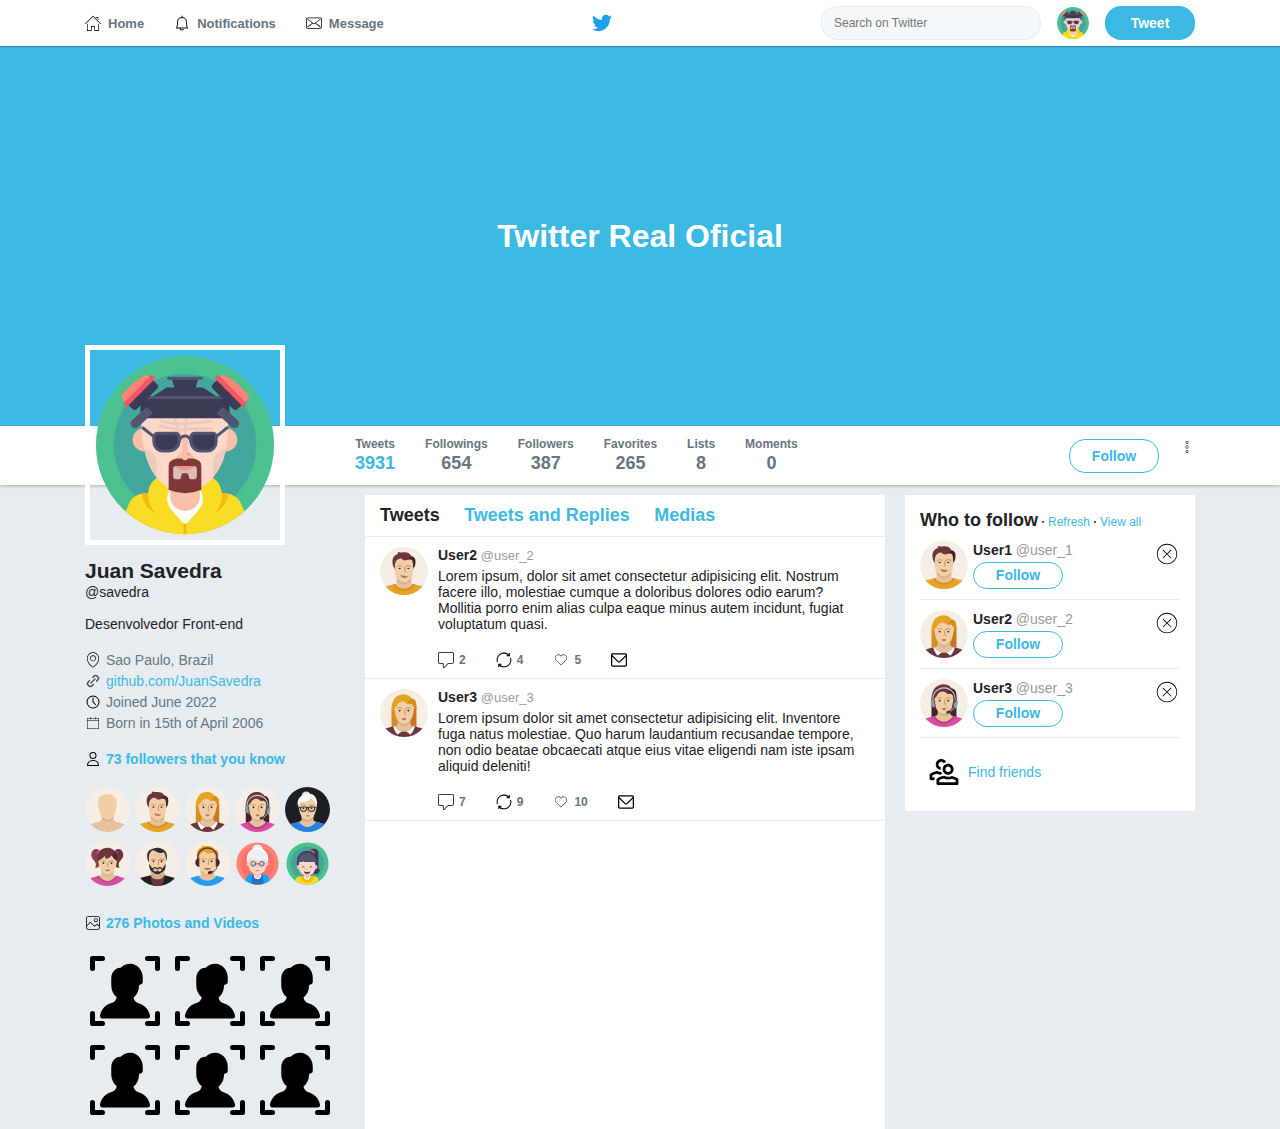
<file: App/html/index.html>
<!DOCTYPE html>
<html lang="pt-BR">
<head>
    <meta charset="UTF-8">
    <meta http-equiv="X-UA-Compatible" content="IE=edge">
    <meta name="viewport" content="width=device-width, initial-scale=1.0">
    <link rel="stylesheet" href="../css/styles.css">
    <title>App</title>
</head>
<body>
    <!-- Header -->
    <header id="main-header">
        <div class="content">
            <nav>
                <ul>
                    <li><img class="icons" src="../images/Home.svg" alt="Home">Home</li>
                    <li><img class="icons"src="../images/Notification.svg" alt="Notifications">Notifications</li>
                    <li><img class="icons" src="../images/Message.svg" alt="Message">Message</li>
                </ul>
            </nav>
            <img class="logo" src="../images/BirdTweeter.svg" alt="Logo">
            <div class="side">
                <input type="text" placeholder="Search on Twitter">
                <img src="../images/Avatar.svg" alt="Avatar">
                <button>Tweet</button>
            </div>
        </div>
    </header>

    <!-- Banner -->
    <div class="banner">
        <h1>Twitter Real Oficial</h1>
    </div>

    <!-- Bar -->
    <div class="bar">
        <div class="content">
            <ul>
                <li class="active">
                    <span>Tweets</span>
                    <strong>3931</strong>
                </li>
                <li>
                    <span>Followings</span>
                    <strong>654</strong>
                </li>
                <li>
                    <span>Followers</span>
                    <strong>387</strong>
                </li>
                <li>
                    <span>Favorites</span>
                    <strong>265</strong>
                </li>
                <li>
                    <span>Lists</span>
                    <strong>8</strong>
                </li>
                <li>
                    <span>Moments</span>
                    <strong>0</strong>
                </li>
            </ul>
            <div class="actions">
                <a href="#">Follow</a>
                <img class="icons" src="../images/Options.svg" alt="Options">
            </div>
        </div>
    </div>

    <!-- Profile -->
    <div class="wrapper-content content">
        <aside class="profile">
            <img class="avatar" src="../images/Avatar.svg" alt="User">
            <h1>Juan Savedra</h1>
            <span>@savedra</span>
            <p>Desenvolvedor Front-end</p>
            <ul class="list">
                <li><img class="icons" src="../images/Location.svg" alt="Place">Sao Paulo, Brazil</li>
                <li><img class="icons" src="../images/Link.svg" alt="Link">
                    <a href="https://github.com/JuanSavedra" target="_blank">github.com/JuanSavedra</a>
                </li>
                <li><img class="icons" src="../images/Clock.svg" alt="Clock">Joined June 2022</li>
                <li><img class="icons" src="../images/Calendar.svg" alt="Calendar">Born in 15th of April 2006</li>
            </ul>
            <div class="widget followers">
                <strong><img class="icons" src="../images/Profile.svg" alt="Followers">73 followers that you know</strong>
                <ul>
                    <li><img src="../images/Follower1.svg" alt="Follower 1"></li>
                    <li><img src="../images/Follower2.svg" alt="Follower 2"></li>
                    <li><img src="../images/Follower3.svg" alt="Follower 3"></li>
                    <li><img src="../images/Follower4.svg" alt="Follower 4"></li>
                    <li><img src="../images/Follower5.svg" alt="Follower 5"></li>
                    <li><img src="../images/Follower6.svg" alt="Follower 6"></li>
                    <li><img src="../images/Follower7.svg" alt="Follower 7"></li>
                    <li><img src="../images/Follower8.svg" alt="Follower 8"></li>
                    <li><img src="../images/Follower9.svg" alt="Follower 9"></li>
                    <li><img src="../images/Follower10.svg" alt="Follower 10"></li>
                </ul>
            </div>
            <div class="widget images">
                <strong><img class="icons" src="../images/Gallery.svg" alt="Images">276 Photos and Videos</strong>
                <ul>
                    <li><img src="../images/Image.svg" alt="Image"></li>
                    <li><img src="../images/Image.svg" alt="Image"></li>
                    <li><img src="../images/Image.svg" alt="Image"></li>
                    <li><img src="../images/Image.svg" alt="Image"></li>
                    <li><img src="../images/Image.svg" alt="Image"></li>
                    <li><img src="../images/Image.svg" alt="Image"></li>
                </ul>
            </div>
        </aside>
        <section class="timeline">
            <nav>
                <a href="#" class="active">Tweets</a>
                <a href="#">Tweets and Replies</a>
                <a href="#">Medias</a>
            </nav>

            <ul class="tweets">
                <li>
                    <img src="../images/Follower2.svg" alt="Avatar User 2">
                    <div class="info">
                        <strong>User2 <span>@user_2</span></strong>
                        <p>
                            Lorem ipsum, dolor sit amet consectetur adipisicing elit. Nostrum facere illo, molestiae cumque a doloribus dolores odio earum? Mollitia porro enim alias culpa eaque minus autem incidunt, fugiat voluptatum quasi.
                        </p>
                        <div class="actions">
                            <a href="#"><img class="icons" src="../images/Comments.svg" alt="Comments">2</a>
                            <a href="#"><img class="icons" src="../images/Retweet.svg" alt="Retweets">4</a>
                            <a href="#"><img class="icons" src="../images/Heart.svg" alt="Favorite">5</a>
                            <a href="#"><img class="icons" src="../images/Letter.svg" alt="Save"></a>
                        </div>
                    </div>
                </li>
                <li>
                    <img src="../images/Follower3.svg" alt="Avatar User 3">
                    <div class="info">
                        <strong>User3 <span>@user_3</span></strong>
                        <p>
                            Lorem ipsum dolor sit amet consectetur adipisicing elit. Inventore fuga natus molestiae. Quo harum laudantium recusandae tempore, non odio beatae obcaecati atque eius vitae eligendi nam iste ipsam aliquid deleniti!
                        </p>
                        <div class="actions">
                            <a href="#"><img class="icons" src="../images/Comments.svg" alt="Comments">7</a>
                            <a href="#"><img class="icons" src="../images/Retweet.svg" alt="Retweets">9</a>
                            <a href="#"><img class="icons" src="../images/Heart.svg" alt="Favorite">10</a>
                            <a href="#"><img class="icons" src="../images/Letter.svg" alt="Save"></a>
                        </div>
                    </div>
                </li>
            </ul>
        </section>
        <aside class="widgets">
            <div class="widget follow">
                <div class="title">
                    <strong>Who to follow</strong>
                    <a href="">Refresh</a>
                    <a href="">View all</a>
                </div>
                <ul>
                    <li>
                        <div class="profile">
                            <img src="../images/Follower2.svg" alt="User 1">
                            <div class="info">
                                <strong>User1 <span>@user_1</span></strong>
                                <a href="#">Follow</a>
                            </div>
                        </div>
                        <a href="#"><img class="icons" src="../images/Close.svg" alt="Close"></a>
                    </li>
                    <li>
                        <div class="profile">
                            <img src="../images/Follower3.svg" alt="User 2">
                            <div class="info">
                                <strong>User2 <span>@user_2</span></strong>
                                <a href="#">Follow</a>
                            </div>
                        </div>
                        <a href="#"><img class="icons" src="../images/Close.svg" alt="Close"></a>
                    </li>
                    <li>
                        <div class="profile">
                            <img src="../images/Follower4.svg" alt="User 3">
                            <div class="info">
                                <strong>User3 <span>@user_3</span></strong>
                                <a href="#">Follow</a>
                            </div>
                        </div>
                        <a href="#"><img class="icons" src="../images/Close.svg" alt="Close"></a>
                    </li>
                    <li>
                        <div class="profile">
                            <img class="contact-image" src="../images/Contacts.svg" alt="Contacts">
                            <span>Find friends</span>
                        </div>
                    </li>
                </ul>
            </div>
            <!--
            <div class="widget trends">
                
            </div>
            -->
        </aside>
    </div>
</body>
</html>
</file>
<file: App/css/styles.css>
* {
    margin: 0;
    padding: 0;
    box-sizing: border-box;
}

:root {
    --white200: #e6ecf0;
    --grey200: #9a9a9a;
    --grey400: #667580;
    --cyan100: #3bb9e3;
    --white100: #f5f8fa;
    --grey700: #1f2226;
    --grey800: #222222;
}

/* Body */
body {
    background-color: var(--white200);
    font-family: 'Helvetica Neue', 'Helvetica', Arial, sans-serif;
    text-rendering: optimizeLegibility !important;
    -webkit-font-smoothing: antialiased !important;
}

input,
button {
    outline: 0;
}

.content {
    max-width: 1170px;
    margin: 0 auto;
    padding: 0 30px;
}

/* Nav */
header#main-header {
    height: 46px;
    background-color: white;
    box-shadow: 0 1px 1px rgba(0, 0, 0, 0.25);
    
    /* Deixando o header por cima do banner */
    position: relative;
    z-index: 1;
}

header#main-header .content {
    display: flex;
    align-items: center;
    justify-content: space-between;
    height: 100%;
}

header#main-header .content .logo {
    width: 20px;
}

header#main-header nav ul {
    display: flex;
    list-style: none;
}

header#main-header nav ul li {
    display: flex;
    align-items: center;
    font-size: 13px;
    color: var(--grey400);
    font-weight: bold;
    margin-left: 30px;
}

header#main-header nav ul li:first-child {
    margin: 0;
}

header#main-header nav ul li img  {
    margin-right: 7px;
}
/* ======================================== */

/* Side */
header#main-header div.side {
    display: flex;
}

header#main-header div.side input {
    width: 220px;
    background: var(--white100);
    border: 1px solid var(--white200);
    height: 34px;
    padding: 0 12px;
    border-radius: 16px;
    font-size: 12px;
}

header#main-header div.side img {
    width: 34px;
    height: 34px;
    border-radius: 50%;
    margin: 0 15px;
}

header#main-header div.side button {
    display: flex;
    align-items: center;
    justify-content: center;
    height: 34px;
    width: 90px;
    font-weight: bold;
    font-size: 14px;
    border: 0;
    color: #ffffff;
    border-radius: 16px;
    background-color: var(--cyan100);
}
/* ======================================== */

/* Banner */
div.banner {
    width: 100%;
    height: 380px;
    background-color: var(--cyan100);
    display: flex;
    align-items: center;
    justify-content: center;
    color: #ffffff;
}
/* ======================================== */

/* Bar */
div.bar {
    height: 59px;
    background-color: #ffffff;
    box-shadow: 0 1px 3px rgba(0, 0, 0, 0.25);
}

div.bar .content {
    display: flex;
    justify-content: space-between;
    align-items: center;
    padding-left: 285px;
    height: 100%;
}

div.bar .content ul {
    display: flex;
    list-style: none;
    height: 100%;
}

div.bar .content ul li {
    display: flex;
    flex-direction: column;
    justify-content: center;
    align-items: center;
    padding: 0 15px;
    position: relative;
}

div.bar .content ul li.active::after {
    content: '';
    width: 100%;
    height: 2px;
    position: absolute;
    bottom: 0;
    left: 0;
    background: var(--smoothBlue);
}

div.bar .content ul li span {
    color: var(--grey400);
    font-size: 12px;
    font-weight: bold;
}

div.bar .content ul li strong {
    color: var(--grey400);
    font-size: 18px;
    font-weight: bold;
    margin-top: 2px;
}

div.bar .content ul li.active strong {
    color: var(--cyan100);
}

div.bar .content .actions {
    display: flex;
}

div.bar .content .actions a {
    display: flex;
    align-items: center;
    justify-content: center;
    height: 34px;
    width: 90px;
    font-weight: bold;
    font-size: 14px;
    color: var(--cyan100);
    border: 1px solid var(--cyan100);
    border-radius: 16px;
    text-decoration: none;
    margin-right: 20px;
}
/* ======================================== */

/* Profile */
div.wrapper-content {
    display: flex;
}

div.wrapper-content aside.profile {
    width: 260px;
}

div.wrapper-content aside.profile img.avatar {
    width: 200px;
    height: 200px;
    border: 5px, solid #ffffff;
    margin-top: -140px;
}

div.wrapper-content aside.profile h1 {
    font-size: 21px;
    color: var(--grey700);
    margin-top: 10px;
}

div.wrapper-content aside.profile span {
    font-size: 14px;
    color: var(--grey700);
}

div.wrapper-content aside.profile p {
    font-size: 14px;
    color: var(--grey700);
    margin-top: 15px;
}

div.wrapper-content aside.profile ul {
    margin-top: 20px;
    list-style: none;
}

div.wrapper-content aside.profile ul.list li {
    display: flex;
    align-items: center;
    font-size: 14px;
    color: var(--grey400);
    margin-top: 5px;
}

div.wrapper-content aside.profile ul.list li:first-child {
    margin-top: 0;
}

div.wrapper-content aside.profile ul.list li a {
    color: var(--cyan100);
    text-decoration: none;
}

div.wrapper-content aside.profile ul li img {
    margin-right: 5px;
}

div.wrapper-content aside.profile .widget {
    margin-top: 20px;
}

div.wrapper-content aside.profile .widget strong {
    display: flex;
    align-items: center;
    font-weight: bold;
    font-size: 14px;
    color: var(--cyan100);
}

div.wrapper-content aside.profile .widget img {
    margin-right: 5px;
}

div.wrapper-content aside.profile .followers ul {
    list-style: none;
    display: flex;
    flex-wrap: wrap;
    align-content: flex-start;
    align-items: flex-start;
}

div.wrapper-content aside.profile .followers ul li img {
    width: 45px;
    height: 45px;
    flex: 1 0 auto;
    margin-right: 5px;
    margin: 0 5px 5px 0;
}

div.wrapper-content aside.profile .images ul {
    list-style: none;
    display: flex;
    flex-wrap: wrap;
    align-content: flex-start;
    align-items: flex-start;
}

div.wrapper-content aside.profile .images ul li img {
    width: 80px;
    height: 80px;
    flex: 1 0 auto;
    margin-right: 5px;
    margin: 0 5px 5px 0;
}
/* ======================================== */

/* Timeline */
div.wrapper-content .timeline {
    flex: 1;
    background-color: #ffffff;
    margin: 10px 20px 0 ;
}

div.wrapper-content .timeline nav {
    border-bottom: 1px solid var(--white200);
    padding: 10px 15px;
}

div.wrapper-content .timeline nav a {
    text-decoration: none;
    color: var(--cyan100);
    font-size: 18px;
    font-weight: bold;
    margin-left: 20px;
}

div.wrapper-content .timeline nav a:first-child {
    margin: 0;
}

div.wrapper-content .timeline nav a.active {
    color: var(--grey800);
}

div.wrapper-content .timeline ul.tweets {
    list-style: none;
}

div.wrapper-content .timeline ul.tweets li {
    border-bottom: 1px solid var(--white200);
    padding: 10px 15px;
    display: flex;
}

div.wrapper-content .timeline ul.tweets li {
    border-bottom: 1px solid var(--white200);
    padding: 10px 15px;
    display: flex;
}

div.wrapper-content .timeline ul.tweets li > img {
    width: 48px;
    height: 48px;
}

div.wrapper-content .timeline ul.tweets li .info {
    margin-left: 10px;
    display: flex;
    flex-direction: column;
}

div.wrapper-content .timeline ul.tweets li .info strong {
    font-size: 14px;
    color: var(--grey800);
}

div.wrapper-content .timeline ul.tweets li .info strong span {
    font-weight: normal;
    font-size: 13px;
    color: var(--grey200);
}

div.wrapper-content .timeline ul.tweets li .info p {
    font-size: 14px;
    color: var(--grey800);
    margin-top: 5px;
}

div.wrapper-content .timeline ul.tweets li .actions {
    display: flex;
    margin-top: 20px;
}

div.wrapper-content .timeline ul.tweets li .actions a {
    display: flex;
    align-items: center;
    text-decoration: none;
    color: var(--grey400);
    font-weight: bold;
    font-size: 12px; 
    margin-left: 30px;
}

div.wrapper-content .timeline ul.tweets li .actions a:first-child {
    margin-left: 0;
}

div.wrapper-content .timeline ul.tweets li .actions a img {
    margin-right: 5px;
}
/* ======================================== */

/* Widgets */
div.wrapper-content aside.widgets {
    width: 290px;
    margin-top: 10px;
}

div.wrapper-content aside.widgets .widget {
    background-color: #ffffff;
    padding: 15px;
}

div.wrapper-content aside.widgets .widget .title {
    display: flex;
    align-items: baseline;
}

div.wrapper-content aside.widgets .widget .title strong {
    font-size: 18px;
    color: var(--grey700);
}

div.wrapper-content aside.widgets .widget .title a {
    font-size: 12px;
    color: var(--cyan100);
    text-decoration: none;
    position: relative;
    padding-left: 10px;
}

div.wrapper-content aside.widgets .widget .title a::before {
    content: '';
    width: 2px;
    height: 2px;
    border-radius: 50%;
    background-color: var(--grey800);
    position: absolute;
    left: 0;
    left: 4px;
    top: 6px;
}

div.wrapper-content aside.widgets .follow ul {
    list-style: none;
    margin-top: 10px;
}

div.wrapper-content aside.widgets .follow ul li {
    display: flex;
    justify-content: space-between;
    border-bottom: 1px solid var(--white200);
    padding-bottom: 10px;
    margin-bottom: 10px;
}

div.wrapper-content aside.widgets .follow ul li:last-child {
    margin-bottom: 0;
    padding-bottom: 0;
    border: 0;
}

div.wrapper-content aside.widgets .follow ul li .profile {
    display: flex;
    align-items: center;
}

div.wrapper-content aside.widgets .follow ul li .profile img {
    width: 48px;
    height: 48px;
}

div.wrapper-content aside.widgets .follow ul li .profile .info {
    margin-left: 5px;
    display: flex;
    flex-direction: column;
}

div.wrapper-content aside.widgets .follow ul li .profile .info strong {
    font-size: 14px;
    color: var(--grey700);
}

div.wrapper-content aside.widgets .follow ul li .profile .info strong span {
    font-weight: normal;
    color: var(--grey200);
}

div.wrapper-content aside.widgets .follow ul li .profile .info a {
    display: flex;
    align-items: center;
    justify-content: center;
    height: 27px;
    width: 90px;
    font-weight: bold;
    font-size: 14px;
    color: var(--cyan100);
    border: 1px solid var(--cyan100);
    border-radius: 16px;
    text-decoration: none;
    margin-top: 4px;
}

div.wrapper-content aside.widgets .follow img {
    width: 26px;
    height: 26px;
}

div.wrapper-content aside.widgets .follow span {
    font-size: 14px;
    color: var(--cyan100);
}
/* ======================================== */

/* Atribuições Globais */
.icons {
    width: 16px;
    height: 16px;
}
/* ======================================== */
</file>
<file: Estudos/css/styles.css>
* {
    margin: 0;
    padding: 0;
    box-sizing: border-box;
}

html,
body,
#app {
    height: 100%;
}

#app {
    display: flex;

    /* Flex Direction
    flex-direction: row;  //Em linha (Default) 
    flex-direction: row-reverse;  //Linha de trás pra frente 
    flex-direction: column;  //Transforma em colunas 
    flex-direction: column-reverse; //Coluna de baixo pra cima 
    */

    /* Align Items - Alinha verticalmente
    align-items: center; //Centro
    align-items: flex-start; //Início
    align-items: flex-end; //Final
    */

    /* Justify Content - Alinha horizontalmente
    justify-content: center; //Centro
    justify-content: flex-start; //Início
    justify-content: flex-end; //Final
    justify-content: space-between; //Espaçamento grande
    justify-content: space-around; //Espaçamento médio
    justify-content: space-evenly; //Espaçamento pequeno
    */

    /* Flex-grow - Permite o redimensionamento
    flex-grow: 1;
    */

    /* Flex-shrink - Não permite o redimensionamento
    flex-shrink: 0; (1 vem como padrão) 
    */

    /* Flex - Combina o flex-grow e o flex-shrink
    flex: 1 0;
    */

    /* Flex Wrap - Faz a quebra de linhas de um elemento
    flex-wrap: nowrap; //Não quebra a linha (default)
    flex-wrap: wrap; //Quebra as linhas em ordem
    flex-wrap: wrap-reverse; //Inverte a posição das linhas quebradas
    */

    /* Align Content - Responsável por alinhar o conteúdo 
    quando ocorre quebra de linhas
    align-content: center; //Centro
    align-content: flex-start; //Início
    align-content: flex-end; //Final
    align-content: space-between; //Espaçamento grande
    align-content: space-around; //Espaçamento médio
    align-content: space-evenly; //Espaçamento pequeno
    */
}

.box-red {
    width: 150px;
    height: 60px;
    background: #F00;
    margin: 5px;
    order: 2;
}

.box-green {
    width: 150px;
    height: 60px;
    background: #0F0;
    margin: 5px;
    order: 1;
}

.box-blue {
    width: 150px;
    height: 60px;
    background: #00F;
    margin: 5px;
    order: 0;
}

/* Order - Ordena os items de acordo com os números 
order: 0 - Primeira posição
order: 1 - Segunda posição
order: 3 - Terceira posição
*/
</file>
